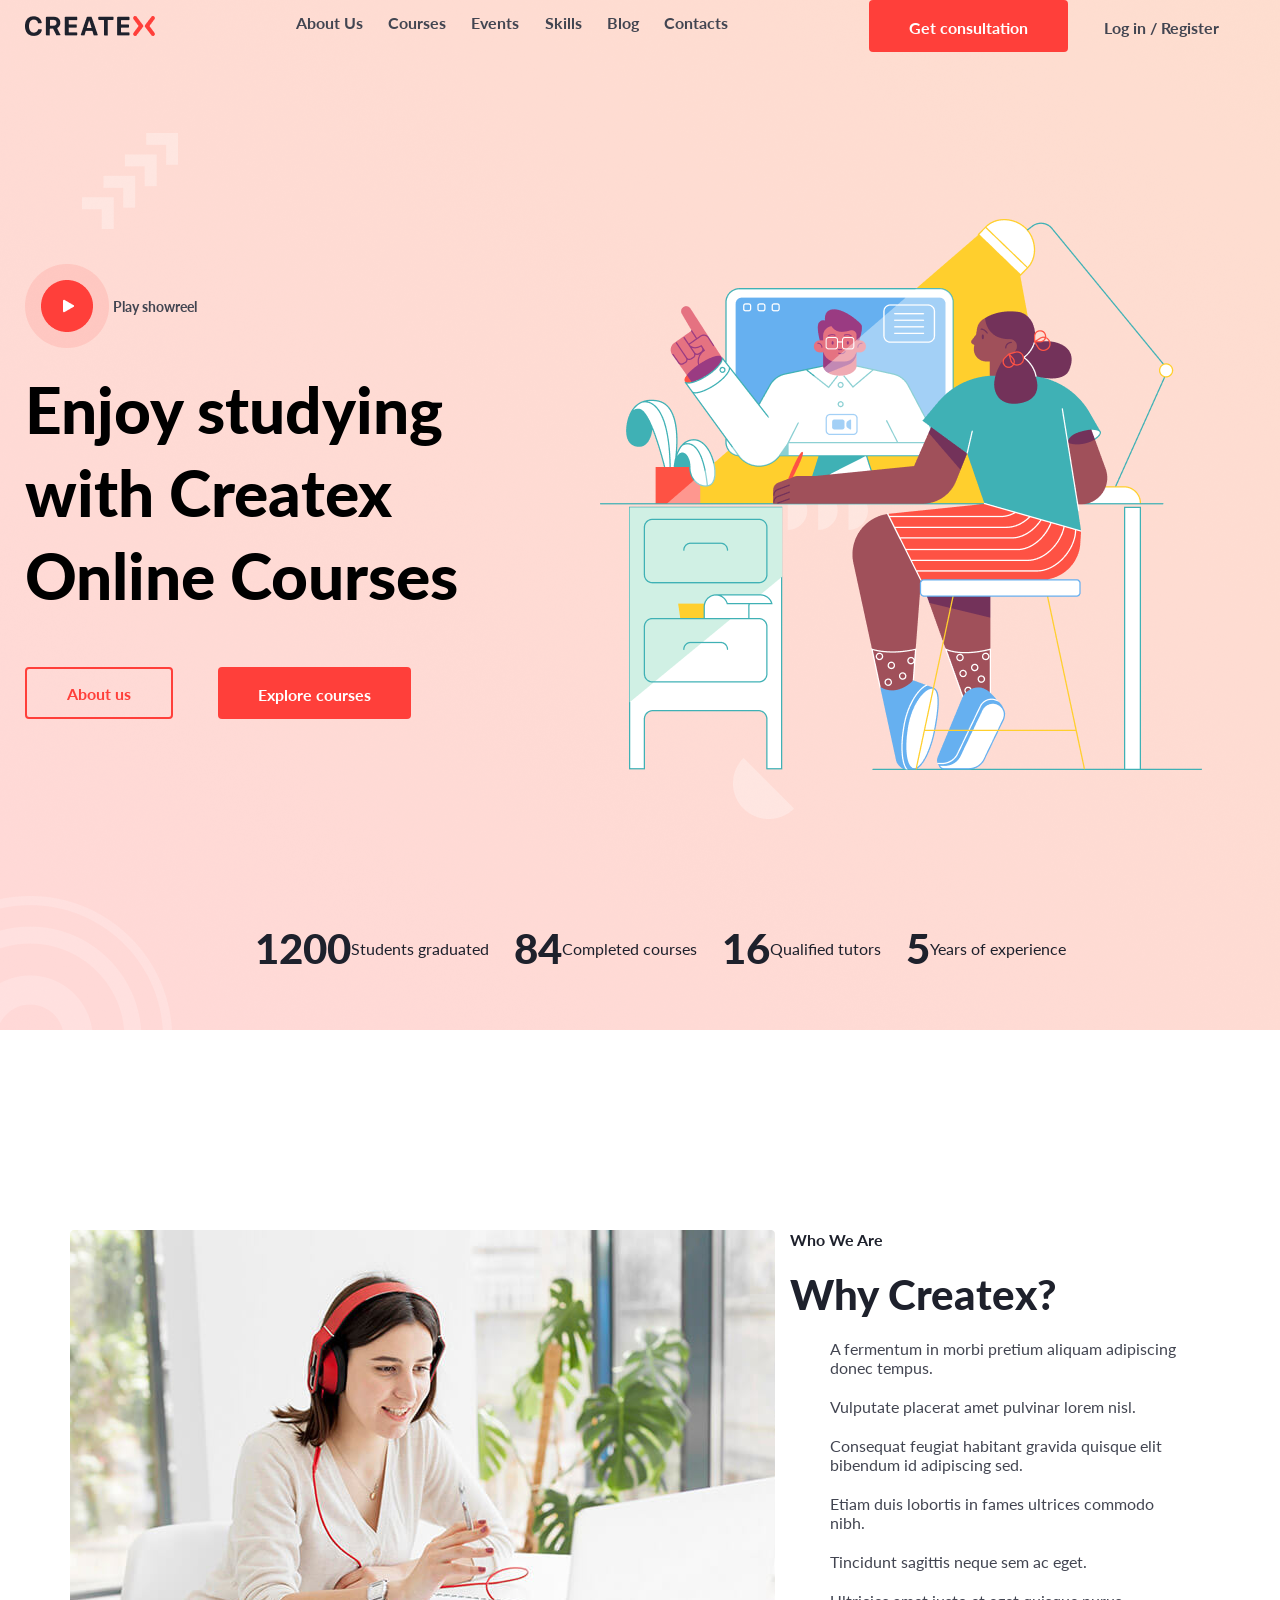
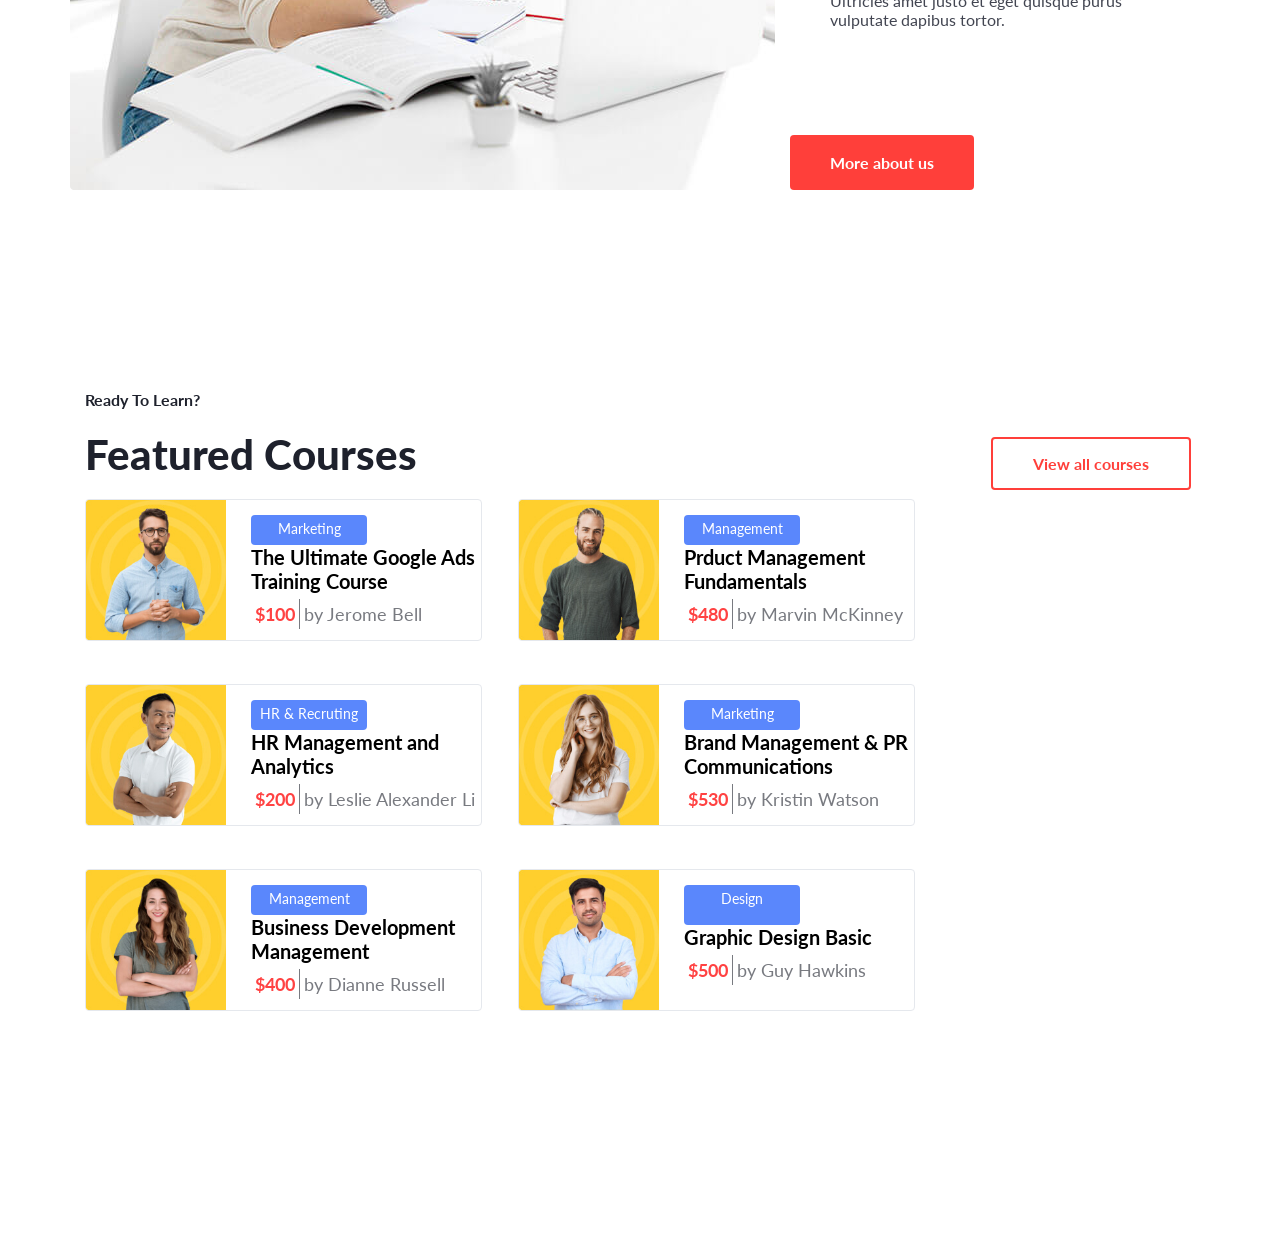
<file: index.html>
<!doctype html>
<html lang="en">
  <head>
    <meta charset="UTF-8" />
    <meta name="viewport" content="width=device-width, initial-scale=1.0" />
    <title>Createx</title>
    <link rel="stylesheet" href="./style.css" />
    <link rel="icon" href="./icon.png" />
  </head>
  <body>
    <div class="head">
      <div class="header">
        <img src="./logo.png" alt="logo" class="logo" />

        <div class="sslki">
          <a href="">About Us</a>
          <a href="">Courses</a>
          <a href="">Events</a>
          <a href="./skills.html">Skills</a>
          <a href="">Blog</a>
          <a href="">Contacts</a>
        </div>

        <div class="knopki">
          <span class="get">Get consultation</span>
          <span class="log">Log in / Register</span>
        </div>
      </div>

      <div class="play">
        <img src="./hover.png" alt="hover" class="hover" />
        <span class="play-text">Play showreel</span>
      </div>

      <h1>Enjoy studying with Createx Online Courses</h1>

      <div class="knopki ab">
        <span class="about">About us</span>
        <span class="explore">Explore courses</span>
      </div>

      <img src="./illustration.png" alt="illustration" class="illustration" />

      <ul>
        <li class="first">
          <p class="h1">1200</p>
          Students graduated
        </li>
        <li>
          <p class="h1">84</p>
          Completed courses
        </li>
        <li>
          <p class="h1">16</p>
          Qualified tutors
        </li>
        <li>
          <p class="h1">5</p>
          Years of experience
        </li>
      </ul>
    </div>

    <div class="why">
      <img src="./image.png" alt="image" class="image" />

      <div class="way">
        <h6>Who we are</h6>
        <p class="h1">Why Createx?</p>

        <ul class="pochemu">
          <li class="pochamu">
            A fermentum in morbi pretium aliquam adipiscing donec tempus.
          </li>
          <li class="pochamu">Vulputate placerat amet pulvinar lorem nisl.</li>
          <li class="pochamu">
            Consequat feugiat habitant gravida quisque elit bibendum id
            adipiscing sed.
          </li>
          <li class="pochamu">
            Etiam duis lobortis in fames ultrices commodo nibh.
          </li>
          <li class="pochamu">Tincidunt sagittis neque sem ac eget.</li>
          <li class="pochamu none">
            Ultricies amet justo et eget quisque purus vulputate dapibus tortor.
          </li>
        </ul>

        <span class="get">More about us</span>
      </div>
    </div>

    <div class="courses">
      <h6>Ready to learn?</h6>
      <span class="h1">Featured Courses</span>
      <span class="about le">View all courses</span>

      <div class="people">
        <div class="person">
          <img src="./person.png" alt="person" class="persona" />

          <div class="text">
            <span class="prof">Marketing</span>

            <p class="abot">The Ultimate Google Ads Training Course</p>

            <span class="info"><b>$100</b>by Jerome Bell</span>
          </div>
        </div>

        <div class="person">
          <img src="./person2.png" alt="person" class="persona" />

          <div class="text">
            <span class="prof">Management</span>

            <p class="abot">Prduct Management Fundamentals</p>

            <span class="info"><b>$480</b>by Marvin McKinney</span>
          </div>
        </div>

        <div class="person">
          <img src="./person3.png" alt="person" class="persona" />

          <div class="text">
            <span class="prof">HR & Recruting</span>

            <p class="abot">HR Management and Analytics</p>

            <span class="info"><b>$200</b>by Leslie Alexander Li</span>
          </div>
        </div>

        <div class="person">
          <img src="./person4.png" alt="person" class="persona" />

          <div class="text">
            <span class="prof">Marketing</span>

            <p class="abot">Brand Management & PR Communications</p>

            <span class="info"><b>$530</b>by Kristin Watson</span>
          </div>
        </div>

        <div class="person">
          <img src="./person5.png" alt="person" class="persona" />

          <div class="text">
            <span class="prof">Management</span>

            <p class="abot">Business Development Management</p>

            <span class="info"><b>$400</b>by Dianne Russell</span>
          </div>
        </div>

        <div class="person">
          <img src="./person6.png" alt="person" class="persona" />

          <div class="text">
            <span class="prof">Design</span>

            <p class="abot">Graphic Design Basic</p>

            <span class="info"><b>$500</b>by Guy Hawkins</span>
          </div>
        </div>
      </div>
    </div>
  </body>
</html>
</file>
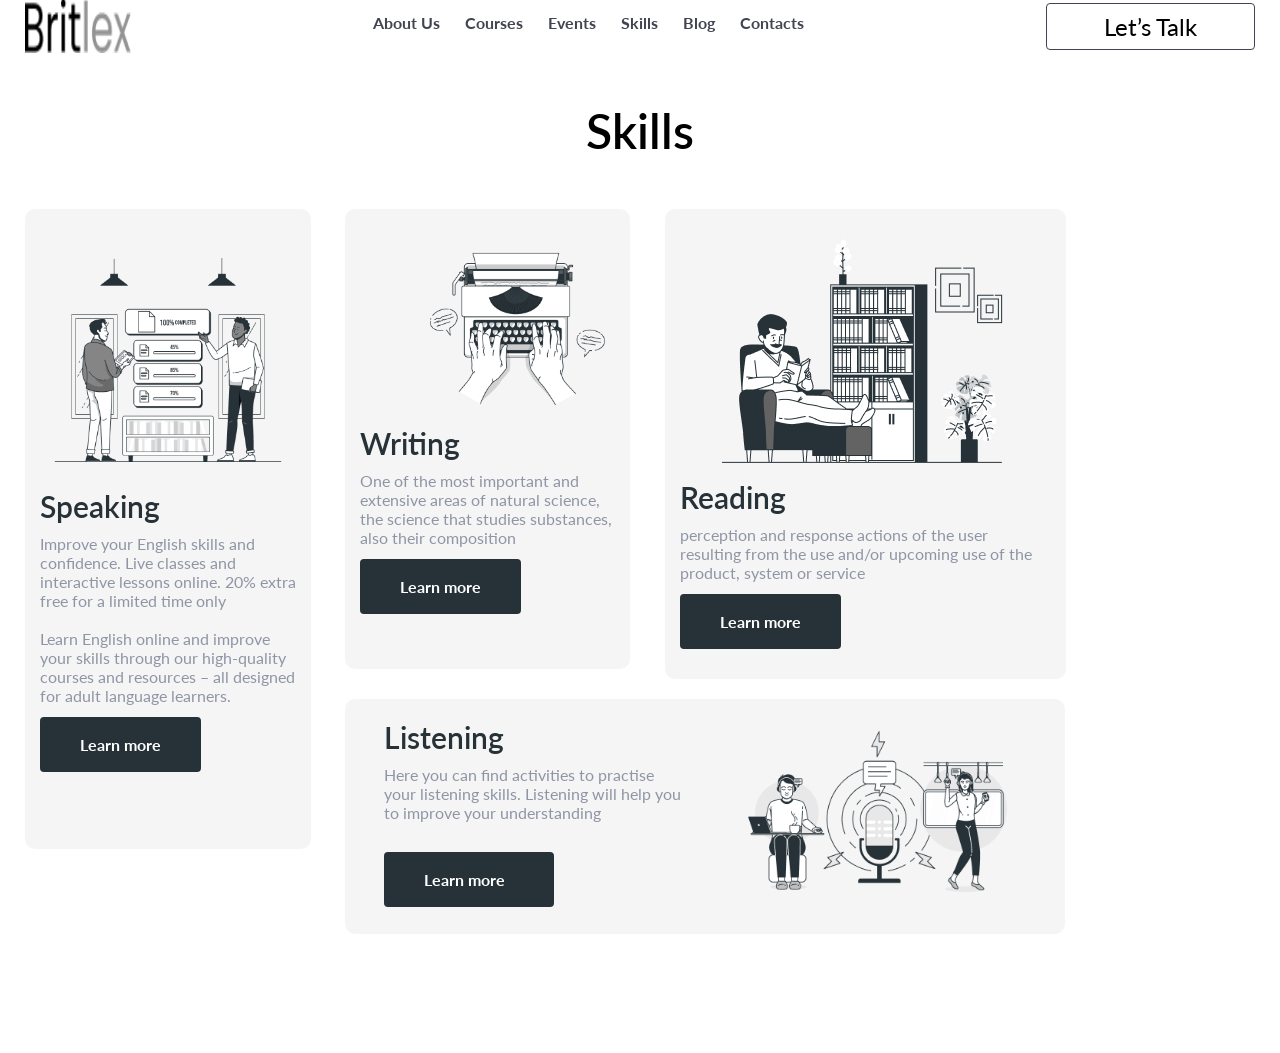
<file: skills.html>
<!doctype html>
<html lang="en">
  <head>
    <meta charset="UTF-8" />
    <meta name="viewport" content="width=device-width, initial-scale=1.0" />
    <title>Онлайн школа языков</title>
    <link rel="stylesheet" href="./skills.css" />
    <link rel="icon" href="./icon.png" />
  </head>
  <body>
    <div class="head">
      <img src="./Britlex.png" alt="logo" class="logo" />

      <div class="sslki">
        <a href="">About Us</a>
        <a href="./index.html">Courses</a>
        <a href="">Events</a>
        <a href="./skills.html">Skills</a>
        <a href="">Blog</a>
        <a href="">Contacts</a>
      </div>

      <div class="knopki">
        <span class="get">Let’s Talk</span>
      </div>
    </div>

    <h1>Skills</h1>

    <div class="skills">
      <div class="speaking">
        <img src="./Shared goals-bro 1.png" alt="Shared" class="shared" />

        <span class="zvanie">Speaking</span>
        <p class="poppins">
          Improve your English skills and confidence. Live classes and
          interactive lessons online. 20% extra free for a limited time only
          <br />
          <br />
          Learn English online and improve your skills through our high-quality
          courses and resources – all designed for adult language learners.
        </p>
        <span class="learn">Learn more</span>
      </div>

      <div class="writing">
        <img src="./Typewriter-bro 1.png" alt="" class="writer" />

        <span class="zvanie">Writing</span>
        <p class="poppins">
          One of the most important and extensive areas of natural science, the
          science that studies substances, also their composition
        </p>

        <span class="learn">Learn more</span>
      </div>

      <div class="reading">
        <img src="./House bookshelves-bro 1.png" alt="" class="read" />

        <span class="zvanie">Reading</span>
        <p class="poppins">
          perception and response actions of the user resulting from the use
          and/or upcoming use of the product, system or service
        </p>

        <span class="learn">Learn more</span>
      </div>

      <div class="listening">
        <div class="textik">
          <span class="zvanie">Listening</span>
          <p class="poppins">
            Here you can find activities to practise your listening skills.
            Listening will help you to improve your understanding
          </p>
          <span class="learn">Learn more</span>
        </div>

        <img src="./Podcast audience-bro 1.png" alt="" class="product">
      </div>
    </div>
  </body>
</html>
</file>
<file: style.css>
@import url("https://fonts.googleapis.com/css2?family=Lato:ital,wght@0,100;0,300;0,400;0,700;0,900;1,100;1,300;1,400;1,700;1,900&display=swap");
* {
  margin: 0px;
  font-family: "Lato", sans-serif;
}
.head {
  width: 100%;
  height: 1030px;
  background-image: url("./background\ \(1\).png");
}
.header {
  width: 1230px;
  height: 52px;
  margin-top: 20px;
  margin: auto;
  display: flex;
  justify-content: space-between;
  align-items: center;
  align-content: center;
}
.logo {
  width: 130px;
  height: 22px;
}
.sslki {
  width: 432px;
  height: 26px;
  display: flex;
  justify-content: space-between;
}
a {
  text-decoration: none;
  color: #424551;
  font-weight: 700;
  font-size: 16px;
}
.knopki {
  width: 386px;
  height: 52px;
  display: flex;
  justify-content: space-between;
  align-content: center;
}
.get {
  font-size: 16px;
  font-weight: 700;
  color: #ffffff;
  padding: 18px 40px;
  background-color: #ff3f3a;
  border-radius: 4px;
}
.log {
  font-size: 16px;
  font-weight: 700;
  color: #424551;
  padding: 18px 36px;
  background-color: none;
  border-radius: 4px;
}
.play {
  width: 172px;
  height: 84px;
  display: flex;
  margin-left: 25px;
  margin-top: 212px;
  margin-bottom: 20px;
  align-items: center;
  justify-content: space-between;
}
.hover {
  width: 84px;
  height: 84px;
}
.play-text {
  font-size: 14px;
  font-weight: 700;
  color: #424551;
}
h1 {
  width: 496px;
  height: 249px;
  font-size: 64px;
  font-weight: 900;
  margin-left: 25px;
  line-height: 130%;
  margin-bottom: 50px;
}
.ab {
  margin-left: 25px;
}
.about {
  font-size: 16px;
  font-weight: 700;
  color: #ff3f3a;
  padding: 15px 40px;
  border: 2px solid #ff3f3a;
  border-radius: 4px;
}
.explore {
  font-size: 16px;
  font-weight: 700;
  color: #ffffff;
  padding: 18px 40px;
  background-color: #ff3f3a;
  border-radius: 4px;
}
.illustration {
  width: 602px;
  height: 551px;
  margin-left: 600px;
  margin-top: -500px;
}
ul {
  margin: auto;
  height: 52px;
  width: 811px;
  display: flex;
  margin-top: 150px;
  align-items: flex-start;
  justify-content: space-between;
}
.first {
  list-style: none;
}
.h1 {
  font-weight: 900;
  font-size: 42px;
  color: #1e212c;
}
li {
  display: flex;
  font-size: 16px;
  font-weight: 400;
  color: #1e212c;
  align-items: center;
}
.why {
  width: 1110px;
  height: 560px;
  display: flex;
  padding: 0px 70px;
  margin-top: 200px;
  align-items: center;
  justify-content: space-between;
  margin-bottom: 200px;
}
.image {
  width: 705px;
  height: 560px;
}
.way {
  width: 390px;
  height: 560px;
}
h6 {
  font-size: 16px;
  font-weight: 700;
  color: #1e212c;
  margin-bottom: 20px;
  text-transform: capitalize;
}
.pochemu {
  width: 350px;
  height: 294px;
  display: block;
  margin-top: 20px;
  margin-bottom: 120px;
}
.pochamu {
  font-size: 16px;
  font-weight: 400;
  margin-bottom: 20px;
  color: #424551;
}
.none {
  margin-bottom: 0px;
}
.courses {
  width: 1110px;
  height: 860px;
  padding: 0px 70px;
  margin-bottom: 100px;
  margin: auto;
}
.le {
  margin-left: 570px;
}
.people {
  width: 830px;
  height: 512px;
  margin-top: 20px;
  display: flex;
  flex-wrap: wrap;
  justify-content: space-between;
  align-content: space-between;
}
.person {
  width: 395px;
  height: 140px;
  display: flex;
  justify-content: space-between;
  border: 1px solid #e5e8ed;
  border-radius: 4px;
}
.persona {
  width: 140px;
  height: 140px;
}
.text {
  width: 230px;
  height: 110px;
  display: flex;
  flex-direction: column;
  align-content: space-between;
  align-self: center;
}
.prof {
  max-width: 100px;
  height: 30px;
  text-align: center;
  font-size: 14px;
  font-weight: 400;
  padding: 5px 8px;
  border-radius: 4px;
  color: #ffffff;
  background-color: #5a87fc;
}
.abot {
  font-size: 20px;
  font-weight: 700;
}
.info {
  font-size: 18px;
  font-weight: 400;
  color: #787a80;
  margin-top: 10px;
}
b {
  font-weight: 700;
  color: #ff4242;
  padding: 4px;
  border-right: 1px solid #787a80;
  margin-right: 4px;
}
</file>
<file: skills.css>
@import url("https://fonts.googleapis.com/css2?family=Lato:ital,wght@0,100;0,300;0,400;0,700;0,900;1,100;1,300;1,400;1,700;1,900&family=Poppins:ital,wght@0,100;0,200;0,300;0,400;0,500;0,600;0,700;0,800;0,900;1,100;1,200;1,300;1,400;1,500;1,600;1,700;1,800;1,900&display=swap");
* {
  margin: 0px;
  font-family: "Lato", sans-serif;
}
.logo {
  width: 106px;
  height: 54px;
}
.head {
  width: 1230px;
  height: 52px;
  margin-top: 70px;
  margin: auto;
  display: flex;
  justify-content: space-between;
  align-items: center;
  align-content: center;
}
a {
  text-decoration: none;
  color: #424551;
  font-weight: 700;
  font-size: 16px;
}
.sslki {
  width: 432px;
  height: 26px;
  display: flex;
  justify-content: space-between;
}
.get {
  font-size: 24px;
  font-weight: 400;
  padding: 8px 57px;
  border-radius: 4px;
  border: 1px solid #424551;
}
h1 {
  font-size: 48px;
  margin-top: 50px;
  font-weight: 600;
  text-align: center;
}
.skills {
  width: 1215px;
  height: 844px;
  padding: 50px 25px 0px;
}
.speaking {
  width: 256px;
  height: 600px;
  background-color: #f5f5f5;
  border-radius: 10px;
  padding: 20px 15px;
}
.shared {
  width: 256px;
  height: 256px;
}
.zvanie {
  font-size: 30px;
  font-weight: 600;
  color: #263238;
}
.poppins {
  font-size: 16px;
  font-weight: 400;
  color: #8f95a5;
  margin-top: 10px;
  margin-bottom: 30px;
}
.learn {
  width: 90px;
  font-size: 16px;
  font-weight: 700;
  color: #ffffff;
  padding: 18px 40px;
  background-color: #263238;
  border-radius: 4px;
}
.writing {
  width: 255px;
  height: 420px;
  background-color: #f5f5f5;
  border-radius: 10px;
  padding: 20px 15px;
  margin-left: 320px;
  margin-top: -640px;
}
.writer {
  width: 193px;
  height: 193px;
  margin-left: 60px;
}
.reading {
  width: 371px;
  height: 430px;
  margin-left: 640px;
  margin-top: 10px;
  margin-top: -460px;
  background-color: #f5f5f5;
  border-radius: 10px;
  padding: 20px 15px;
}
.listening {
  width: 690px;
  height: 195px;
  background-color: #f5f5f5;
  border-radius: 10px;
  padding: 20px 15px;
  margin-top: 20px;
  margin-left: 320px;
  display: flex;
  justify-content: space-around;
}
.textik {
  width: 300px;
  height: 195px;
  display: flex;
  flex-direction: column;
  align-content: space-between;
}
</file>
